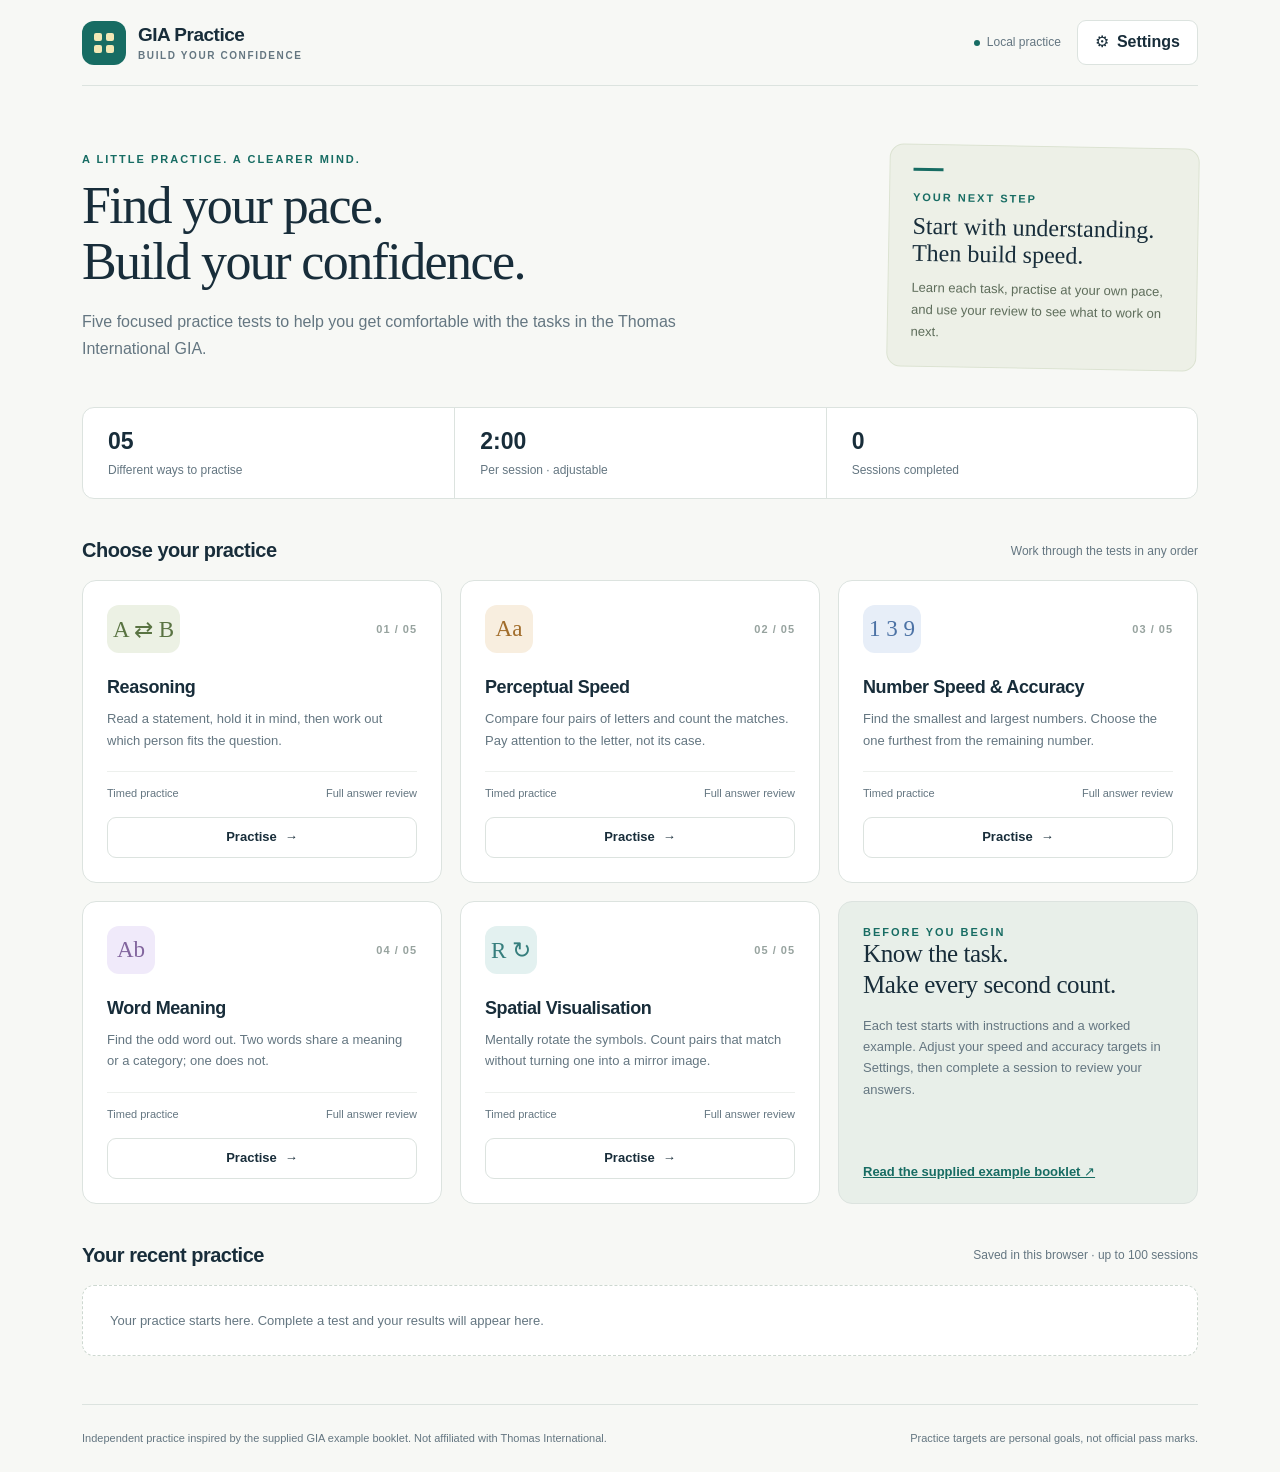
<file: index.html>
<!doctype html>
<html lang="en"><head><meta charset="utf-8"><meta name="viewport" content="width=device-width, initial-scale=1"><meta name="description" content="Independent GIA practice: five timed aptitude tests with adjustable pace, scoring and answer review."><title>GIA Practice · Build your confidence</title><link rel="stylesheet" href="styles.css"><script src="shared.js" defer></script><script src="dashboard.js" defer></script></head><body><div id="app"></div><noscript>Enable JavaScript to use these practice tests.</noscript></body></html>
</file>
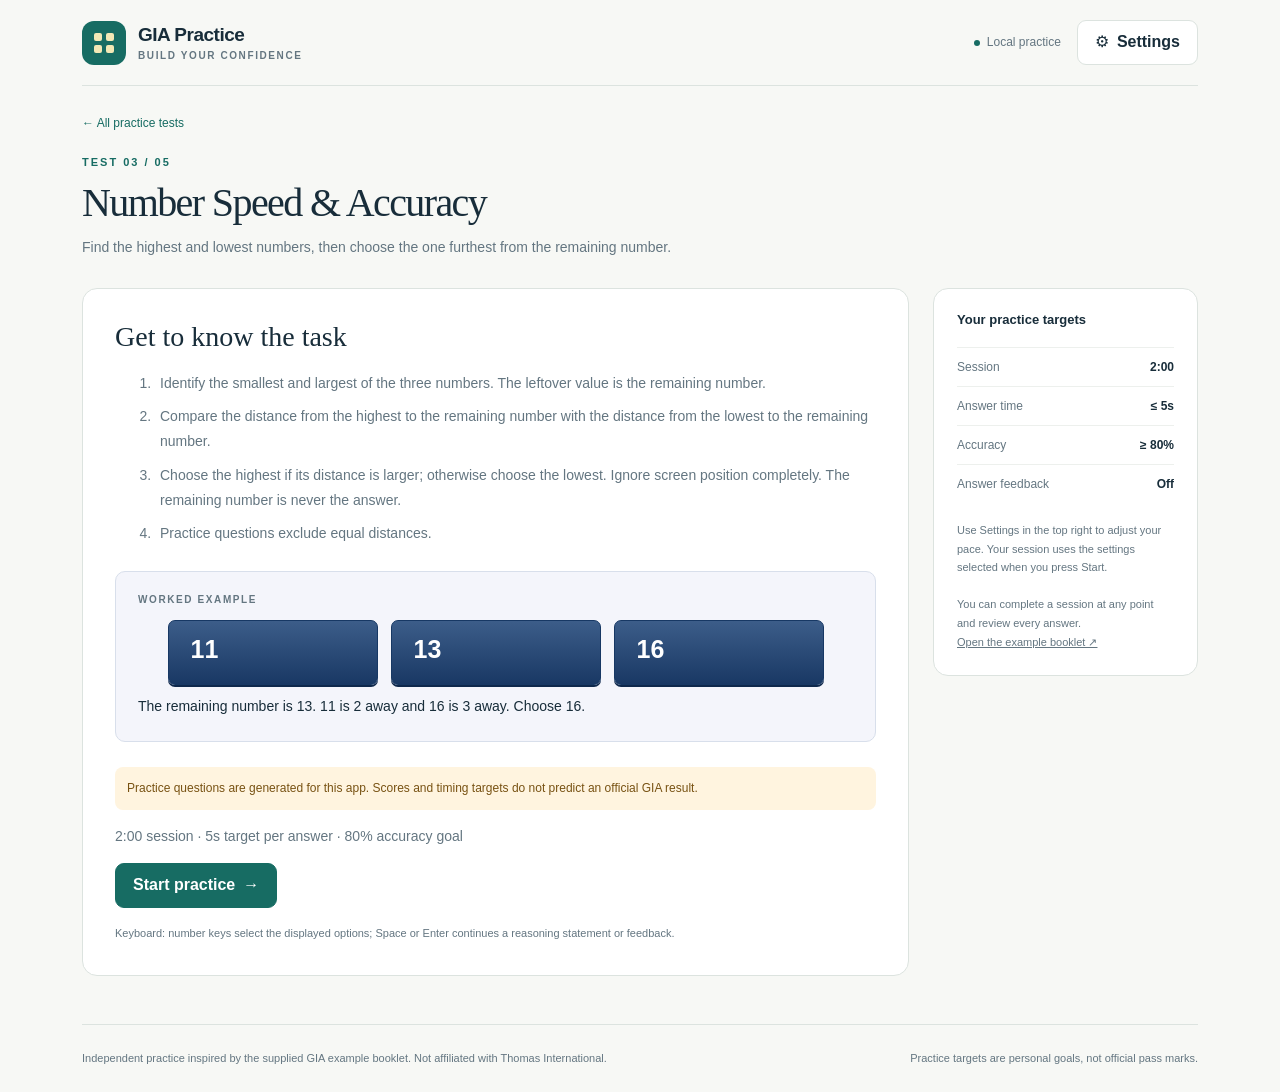
<file: number-speed-accuracy.html>
<!doctype html>
<html lang="en"><head><meta charset="utf-8"><meta name="viewport" content="width=device-width, initial-scale=1"><title>Number Speed &amp; Accuracy · GIA Practice</title><link rel="stylesheet" href="styles.css"><script src="shared.js" defer></script><script src="number-speed-accuracy.js" defer></script></head><body><div id="app"></div><noscript>Enable JavaScript to practise number speed and accuracy.</noscript></body></html>
</file>
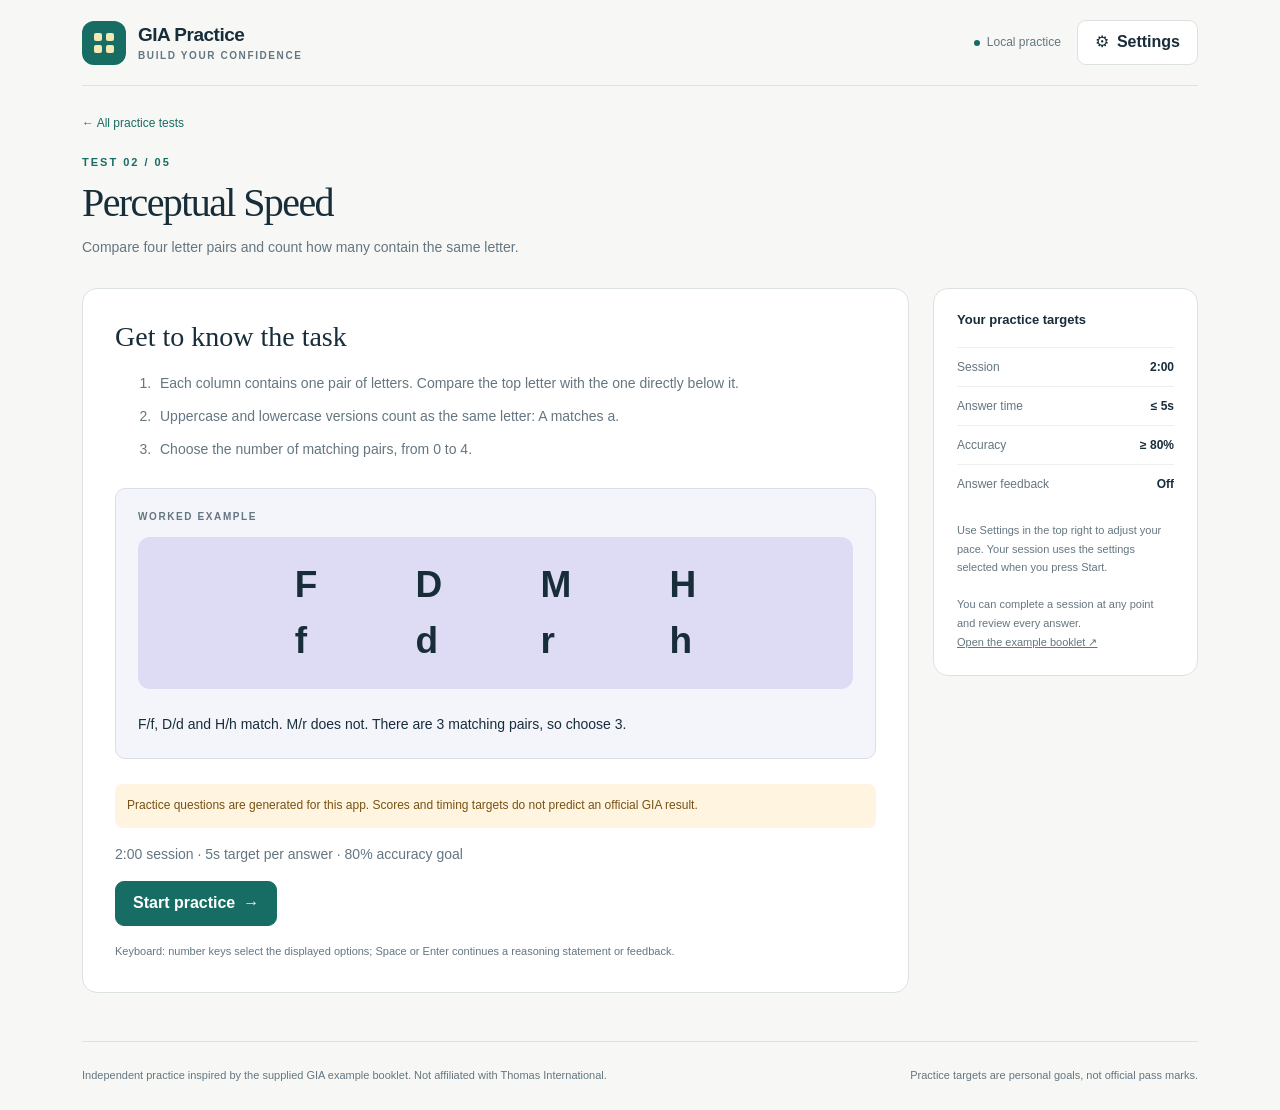
<file: perceptual-speed.html>
<!doctype html>
<html lang="en"><head><meta charset="utf-8"><meta name="viewport" content="width=device-width, initial-scale=1"><title>Perceptual Speed · GIA Practice</title><link rel="stylesheet" href="styles.css"><script src="shared.js" defer></script><script src="perceptual-speed.js" defer></script></head><body><div id="app"></div><noscript>Enable JavaScript to practise perceptual speed.</noscript></body></html>
</file>
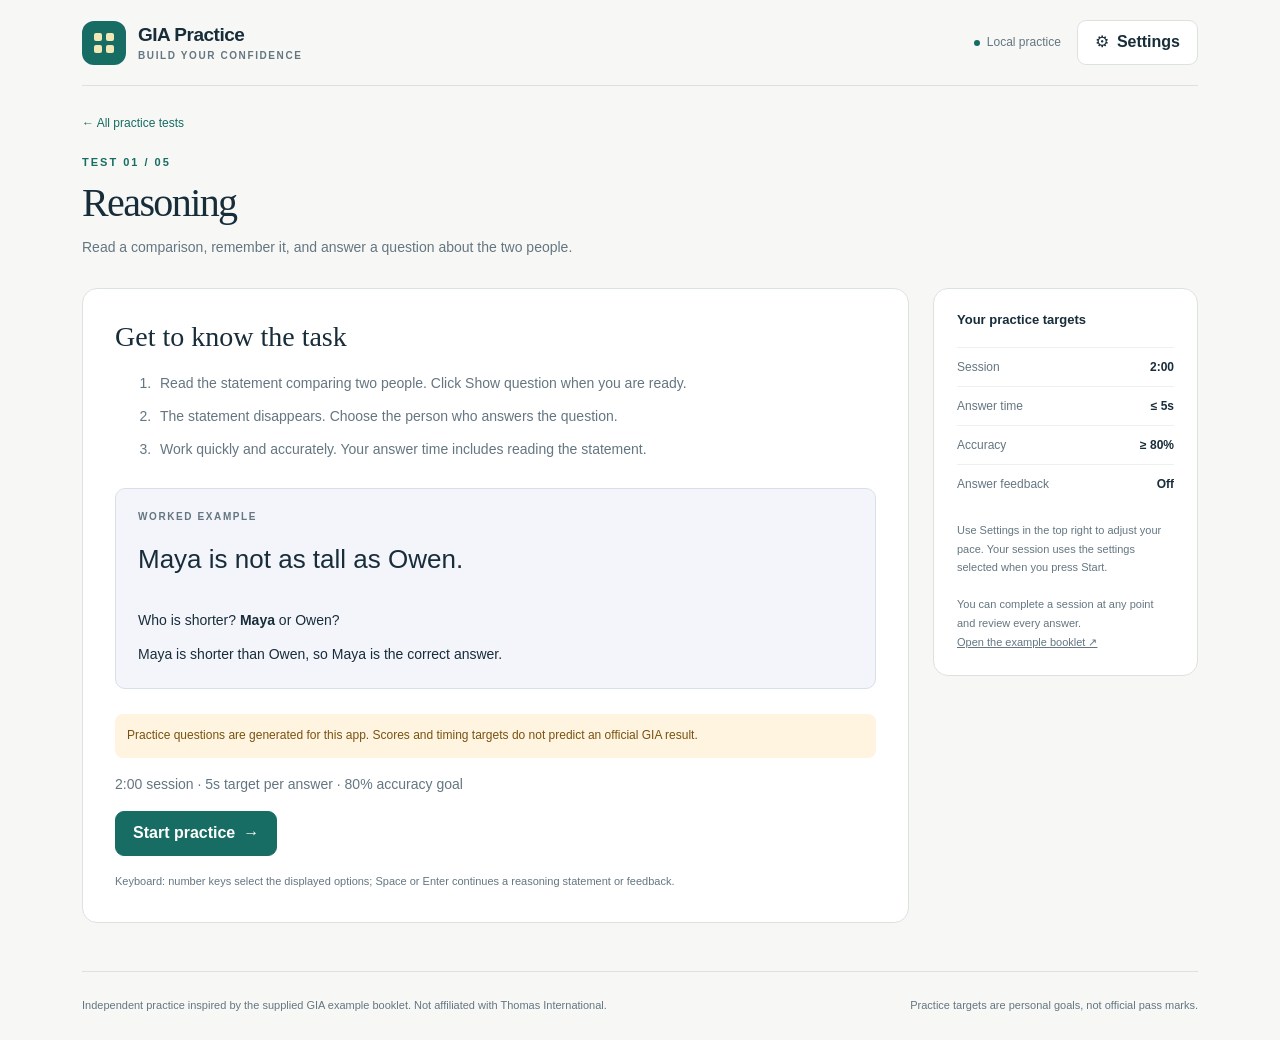
<file: reasoning.html>
<!doctype html>
<html lang="en"><head><meta charset="utf-8"><meta name="viewport" content="width=device-width, initial-scale=1"><title>Reasoning · GIA Practice</title><link rel="stylesheet" href="styles.css"><script src="shared.js" defer></script><script src="reasoning.js" defer></script></head><body><div id="app"></div><noscript>Enable JavaScript to practise reasoning.</noscript></body></html>
</file>
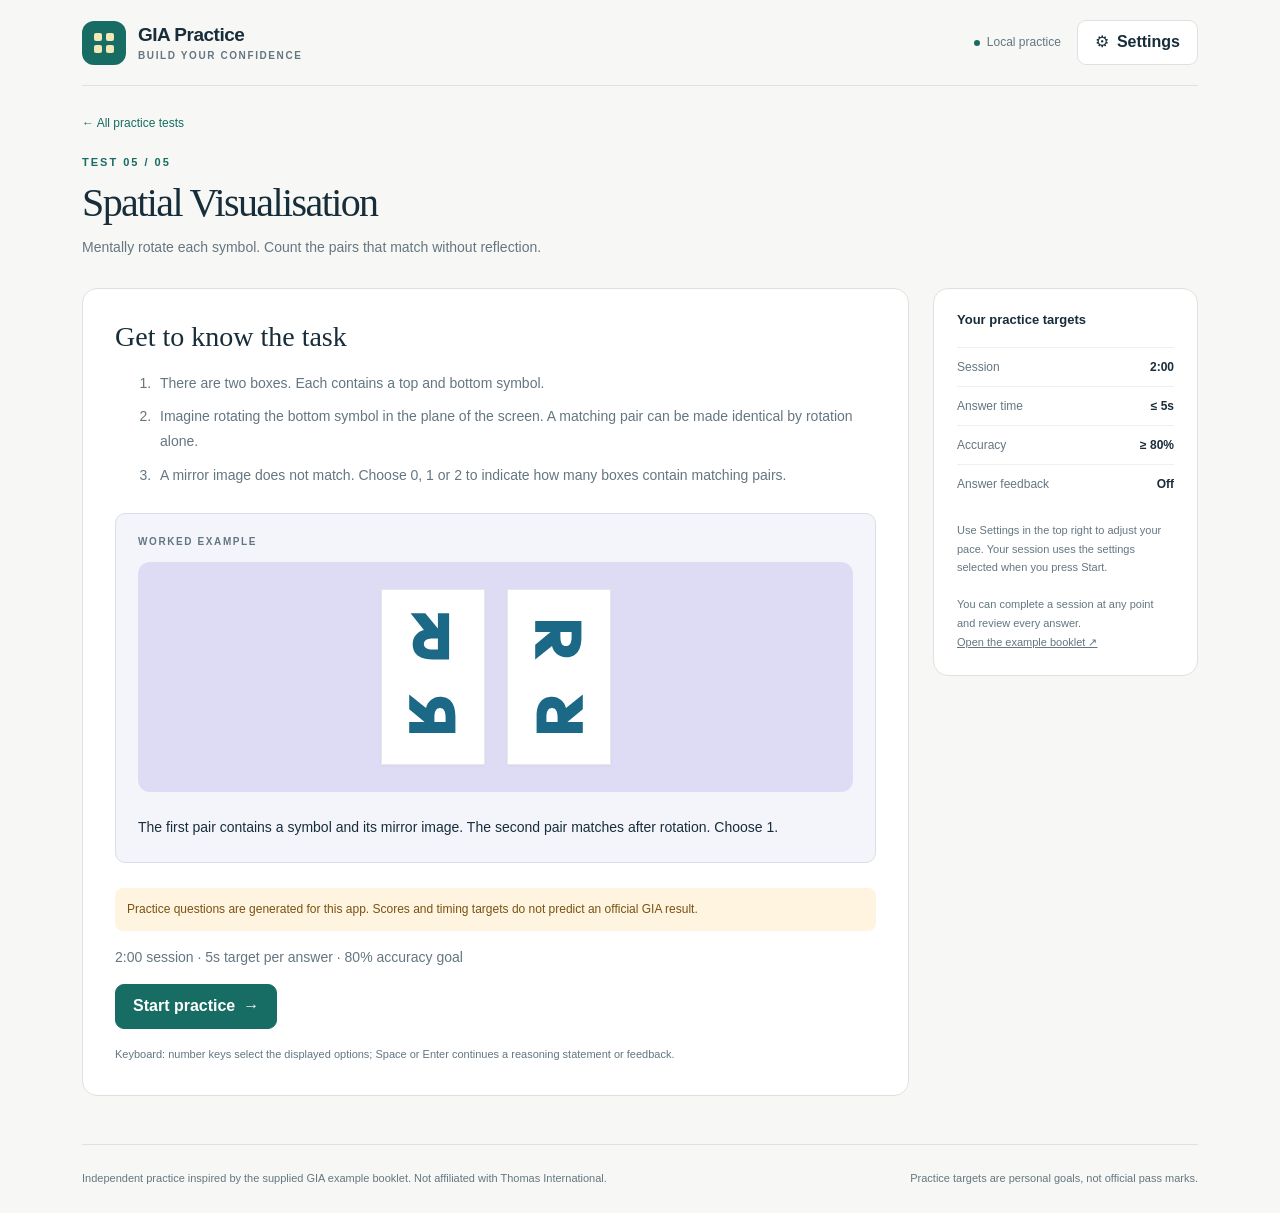
<file: spatial-visualisation.html>
<!doctype html>
<html lang="en"><head><meta charset="utf-8"><meta name="viewport" content="width=device-width, initial-scale=1"><title>Spatial Visualisation · GIA Practice</title><link rel="stylesheet" href="styles.css"><script src="shared.js" defer></script><script src="spatial-visualisation.js" defer></script></head><body><div id="app"></div><noscript>Enable JavaScript to practise spatial visualisation.</noscript></body></html>
</file>
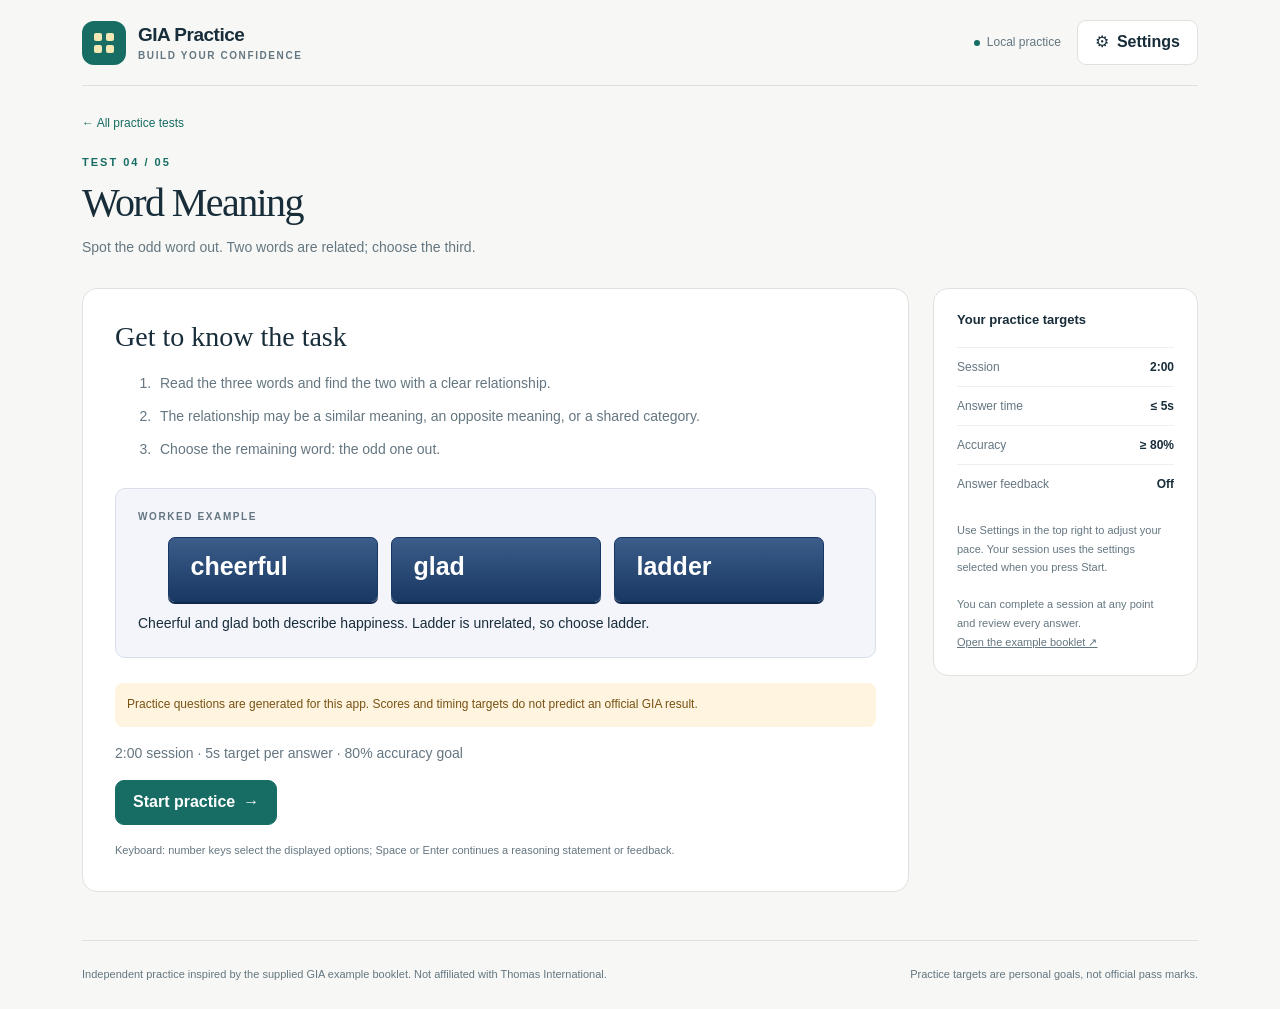
<file: word-meaning.html>
<!doctype html>
<html lang="en"><head><meta charset="utf-8"><meta name="viewport" content="width=device-width, initial-scale=1"><title>Word Meaning · GIA Practice</title><link rel="stylesheet" href="styles.css"><script src="shared.js" defer></script><script src="word-meaning.js" defer></script></head><body><div id="app"></div><noscript>Enable JavaScript to practise word meaning.</noscript></body></html>
</file>
<file: styles.css>
:root{--ink:#182d3a;--muted:#647681;--paper:#f7f8f5;--line:#dce3df;--teal:#176c63;--teal-light:#e8f2ec;--red:#a43f3f;--amber:#946216;--purple:#dedcf4;--white:#fff;--shadow:0 14px 40px #203a3210;font-family:Inter,'Segoe UI',Arial,sans-serif;color:var(--ink);background:var(--paper);font-synthesis:none}
*{box-sizing:border-box}body{margin:0}button,input,select{font:inherit}button,a,input,select{touch-action:manipulation}a{color:var(--teal)}button{cursor:pointer}button:disabled{cursor:default;opacity:.55}button:focus-visible,a:focus-visible,input:focus-visible,select:focus-visible{outline:3px solid #d79328;outline-offset:4px}[hidden]{display:none!important}.shell{max-width:1180px;margin:auto;padding:0 32px}.topbar{height:86px;display:flex;align-items:center;justify-content:space-between;border-bottom:1px solid var(--line);gap:20px}.brand{display:flex;align-items:center;gap:12px;text-decoration:none;color:var(--ink);font-weight:750;letter-spacing:-.5px;font-size:19px}.brand-icon{display:grid;grid-template-columns:repeat(2,8px);gap:4px;padding:12px;background:var(--teal);border-radius:12px}.brand-icon i{width:8px;height:8px;background:#f2e8b6;border-radius:2px}.brand small{font-size:10px;color:var(--muted);display:block;letter-spacing:1.6px;text-transform:uppercase;margin-top:4px;font-weight:600}.nav-right{display:flex;align-items:center;gap:16px}.local-label{color:var(--muted);font-size:12px}.local-label:before{content:'';display:inline-block;width:6px;height:6px;border-radius:50%;background:var(--teal);margin-right:7px}.btn{border:1px solid var(--line);border-radius:9px;background:white;color:var(--ink);padding:11px 17px;font-weight:650;text-decoration:none;display:inline-flex;align-items:center;justify-content:center;gap:8px;line-height:1.3}.btn:hover{border-color:var(--teal);background:#f0f5f1}.btn.primary{background:var(--teal);border-color:var(--teal);color:white}.btn.primary:hover{background:#10564e}.btn.quiet{background:transparent}.eyebrow{font-size:11px;text-transform:uppercase;letter-spacing:2px;color:var(--teal);font-weight:750}.hero{padding:60px 0 38px;display:grid;grid-template-columns:1fr 310px;gap:60px;align-items:center}h1{font-family:Georgia,'Times New Roman',serif;font-size:52px;letter-spacing:-1.6px;font-weight:500;margin:13px 0 17px;line-height:1.08}p{line-height:1.7}.lead{color:var(--muted);font-size:16px;max-width:610px;margin:0}.hero-note{background:#edf0e7;border:1px solid #dce3d2;border-radius:14px;padding:23px;transform:rotate(1deg)}.hero-note b{font-family:Georgia,serif;font-size:24px;font-weight:500;display:block;margin:10px 0}.hero-note p{font-size:13px;color:#5e6d5b;margin:0}.little-line{width:30px;height:3px;background:var(--teal);margin-bottom:20px}.overview{display:grid;grid-template-columns:repeat(3,1fr);border:1px solid var(--line);border-radius:12px;background:white;margin-bottom:40px}.overview>div{padding:20px 25px}.overview>div+div{border-left:1px solid var(--line)}.overview strong{font-size:23px;display:block;margin-bottom:5px;font-weight:650}.overview span{font-size:12px;color:var(--muted)}.section-heading{display:flex;align-items:center;justify-content:space-between;gap:20px;margin-bottom:18px}.section-heading h2{font-size:20px;margin:0;letter-spacing:-.5px}.section-heading span{font-size:12px;color:var(--muted)}.test-grid{display:grid;grid-template-columns:repeat(3,1fr);gap:18px}.test-card{background:white;border:1px solid var(--line);border-radius:14px;padding:24px;display:flex;flex-direction:column;position:relative;transition:transform .15s,border-color .15s}.test-card:hover{transform:translateY(-3px);border-color:#9ab5a8}.card-top{display:flex;justify-content:space-between;align-items:center;margin-bottom:24px}.test-symbol{font-family:Georgia,serif;background:var(--tint,#edf2e8);color:var(--accent,#587047);border-radius:12px;height:48px;min-width:48px;display:flex;align-items:center;justify-content:center;font-size:23px;padding:6px}.test-number{font-size:11px;font-weight:700;letter-spacing:1px;color:#97a39f}.test-card h3{font-size:18px;letter-spacing:-.4px;margin:0 0 10px}.test-card p{font-size:13px;color:var(--muted);line-height:1.65;margin:0 0 20px;flex:1}.card-meta{font-size:11px;color:var(--muted);display:flex;justify-content:space-between;border-top:1px solid #edf0ed;padding-top:15px;margin-top:0;margin-bottom:18px}.test-card .btn{width:100%;font-size:13px}.guide-card{background:#e8efe9;justify-content:center}.guide-card h3{font-family:Georgia,serif;font-size:25px;font-weight:500;line-height:1.25;margin-bottom:14px}.guide-card a{font-size:13px;font-weight:650}.history{margin-top:40px}.empty-state{background:white;border:1px dashed #cdd8d0;border-radius:12px;padding:27px;color:var(--muted);font-size:13px}.history-list{display:grid;gap:10px}.history-row{display:flex;justify-content:space-between;gap:16px;align-items:center;background:white;border:1px solid var(--line);border-radius:10px;padding:16px 20px;font-size:13px}.history-row small{color:var(--muted);display:block;margin-top:5px}.tag{display:inline-block;font-size:11px;font-weight:700;border-radius:6px;padding:6px 9px;background:var(--teal-light);color:var(--teal)}.tag.fail{background:#f9eaea;color:var(--red)}footer{border-top:1px solid var(--line);padding:25px 0;margin-top:48px;font-size:11px;color:var(--muted);display:flex;gap:20px;justify-content:space-between;line-height:1.6}.breadcrumb{display:inline-block;font-size:12px;text-decoration:none;margin-top:30px}.test-heading{margin:25px 0 28px}.test-heading h1{font-size:40px;margin-bottom:12px}.test-heading p{font-size:14px;color:var(--muted);margin:0;max-width:750px}.test-layout{display:grid;grid-template-columns:minmax(0,1fr) 265px;gap:24px;align-items:start}.panel{background:white;border:1px solid var(--line);border-radius:15px;overflow:hidden}.panel-body{padding:32px}.panel-body h2{font-family:Georgia,serif;font-size:28px;font-weight:500;margin:0 0 18px}.instructions{color:var(--muted);font-size:14px;line-height:1.8}.instructions li{padding-left:5px;margin:8px 0}.example{border:1px solid #d8dfeb;background:#f4f5fb;padding:22px;border-radius:10px;margin:25px 0}.example-label{font-size:10px;font-weight:750;text-transform:uppercase;letter-spacing:1.6px;color:var(--muted);margin-bottom:15px}.example p{font-size:14px;margin:10px 0 0}.sidebar{padding:23px}.sidebar h3{font-size:13px;margin:0 0 20px}.stat-line{display:flex;justify-content:space-between;gap:12px;font-size:12px;color:var(--muted);padding:12px 0;border-top:1px solid #edf0ed}.stat-line b{color:var(--ink);font-weight:650}.sidebar-note{font-size:11px;color:var(--muted);line-height:1.7;margin:18px 0 0}.status-bar{display:flex;align-items:center;justify-content:space-between;padding:18px 25px;background:#fbfcfa;border-bottom:1px solid var(--line);font-size:12px;gap:12px}.status-bar strong{font-size:18px;font-variant-numeric:tabular-nums}.question-area{padding:38px 32px;min-height:315px;text-align:center;display:flex;flex-direction:column;justify-content:center;align-items:center}.question-area h2{font-size:20px;font-weight:600;line-height:1.6;max-width:630px;margin:0 0 24px}.stimulus{font-size:26px;line-height:1.7;max-width:650px;margin:8px 0 28px}.answers{display:flex;gap:13px;justify-content:center;flex-wrap:wrap;width:100%}.answer{border:1px solid #173864;background:linear-gradient(#3c5d89,#193864);color:white;font-weight:650;min-width:100px;min-height:65px;padding:14px 22px;border-radius:7px;font-size:25px;box-shadow:0 2px 0 #0e284c;flex:1;max-width:210px;position:relative}.answer:hover{filter:brightness(1.15)}.answer-key{position:absolute;top:5px;left:7px;font-size:9px;opacity:.55}.practice-mat{background:var(--purple);border-radius:12px;padding:27px;width:100%;margin:0 0 24px;display:flex;justify-content:center;align-items:center;gap:22px}.letter-columns{display:flex;justify-content:space-around;width:100%;max-width:500px}.letter-column{display:flex;flex-direction:column;gap:14px;font-family:Arial,sans-serif;font-weight:700;font-size:37px}.spatial-card{background:white;border:1px solid #e8e8e8;padding:12px 16px;display:flex;flex-direction:column;gap:10px;box-shadow:0 1px 3px #00000009}.spatial-card svg{display:block;width:70px;height:70px}.question-bottom{padding:18px 25px;border-top:1px solid var(--line);display:flex;justify-content:space-between;align-items:center;gap:15px}.question-bottom small{font-size:11px;color:var(--muted)}.progress{height:4px;background:#e6ece6}.progress>div{height:100%;background:var(--teal);transition:width .2s}.feedback{padding:10px 20px;text-align:center;font-size:13px;font-weight:600;background:var(--teal-light);color:var(--teal);min-height:39px}.feedback.wrong{background:#f9eded;color:var(--red)}.feedback.neutral{background:#f2f3f0;color:var(--muted)}.result-summary{padding:30px}.result-title{display:flex;justify-content:space-between;gap:16px;align-items:center}.result-title h2{font-family:Georgia,serif;font-size:30px;font-weight:500;margin:0}.result-summary p{font-size:13px;color:var(--muted)}.result-stats{display:grid;grid-template-columns:repeat(4,1fr);gap:12px;margin:25px 0}.result-stats div{background:#f3f6f2;border-radius:10px;padding:17px 12px}.result-stats b{font-size:23px;display:block;font-variant-numeric:tabular-nums}.result-stats span{font-size:10px;color:var(--muted);display:block;margin-top:5px}.result-actions{display:flex;gap:10px;flex-wrap:wrap}.review{border-top:1px solid var(--line);padding:25px 30px}.review h3{font-size:15px;margin:0 0 18px}.review-item{border:1px solid var(--line);border-radius:10px;margin-top:12px;overflow:hidden}.review-item summary{cursor:pointer;list-style:none;display:flex;justify-content:space-between;padding:16px;gap:15px;font-size:12px;background:#fbfcfa}.review-item summary::-webkit-details-marker{display:none}.review-item summary:before{content:'+';font-weight:bold}.review-body{padding:20px;font-size:13px;line-height:1.7}.review-body .practice-mat{max-width:460px;margin:15px 0}.review-body .stimulus{font-size:18px}.review-body h4{margin:0 0 10px}.review-body .practice-mat svg{width:55px;height:55px}.correct-text{color:var(--teal)}.wrong-text{color:var(--red)}.warning{background:#fff4df;color:#785213;padding:12px;border-radius:8px;font-size:12px;line-height:1.6}.storage-warning{margin-top:15px;color:var(--amber);font-size:12px}.modal-backdrop{position:fixed;inset:0;background:#122c3e65;z-index:10;display:flex;align-items:center;justify-content:center;padding:20px;backdrop-filter:blur(3px)}.modal{width:100%;max-width:480px;max-height:90vh;overflow:auto;border-radius:16px;background:white;box-shadow:0 24px 70px #10212c40;padding:27px}.modal-header{display:flex;justify-content:space-between;align-items:center}.modal h2{font-size:21px;margin:0}.close-btn{border:0;background:#f1f4f1;width:33px;height:33px;border-radius:50%;font-size:20px}.modal p{font-size:12px;color:var(--muted)}.field{display:block;margin:20px 0;font-size:13px;font-weight:650}.field small{display:block;color:var(--muted);font-size:11px;font-weight:400;line-height:1.6;margin-top:6px}.field input,.field select{display:block;width:100%;padding:11px;border:1px solid #c9d4cc;border-radius:7px;margin-top:8px;background:#fff;color:var(--ink)}.check-field{display:flex;align-items:center;gap:10px;font-size:13px;margin:20px 0}.check-field input{width:17px;height:17px;accent-color:var(--teal)}.modal-actions{display:flex;justify-content:flex-end;gap:10px;margin-top:25px}.field-error{color:var(--red);font-size:12px}.key-hint{font-size:11px;color:var(--muted);margin:16px 0 0}.no-attempts{padding:25px;background:#faf4e8;border-radius:10px;font-size:14px}
.explanation-list{text-align:left;margin:18px 0;padding-left:22px;max-width:100%}
.explanation-list li{margin:6px 0}
.answer.answer-correct:disabled{background:var(--teal);border-color:var(--teal);box-shadow:0 2px 0 #10564e;opacity:1;filter:none}
.answer.answer-wrong:disabled{background:var(--red);border-color:var(--red);box-shadow:0 2px 0 #7b2e2e;opacity:1;filter:none}
@media(max-width:900px){.test-grid{grid-template-columns:repeat(2,1fr)}.hero{grid-template-columns:1fr 260px;gap:25px}.hero h1{font-size:43px}.test-layout{grid-template-columns:1fr}.sidebar{display:none}.hero-note{padding:20px}.shell{padding:0 22px}}
@media(max-width:600px){.shell{padding:0 16px}.topbar{height:75px}.brand{font-size:16px}.brand small{font-size:8px}.local-label{display:none}.nav-right{gap:8px}.hero{padding:35px 0 25px;display:block}.hero h1{font-size:39px}.hero-note{display:none}.overview{margin-bottom:28px}.overview>div{padding:15px 12px}.overview strong{font-size:19px}.overview span{font-size:10px}.test-grid{grid-template-columns:1fr}.test-card{padding:23px}.section-heading span{display:none}.test-heading h1{font-size:32px}.panel-body,.question-area{padding:25px 18px}.question-area{min-height:290px}.stimulus{font-size:22px}.answer{min-width:55px;min-height:60px;font-size:22px;padding:12px}.answers{gap:8px}.practice-mat{padding:20px 10px;gap:15px}.spatial-card{padding:7px}.spatial-card svg{width:65px;height:65px}.letter-column{font-size:31px}.question-bottom{padding:16px;flex-wrap:wrap}.result-summary,.review{padding:23px 17px}.result-stats{grid-template-columns:repeat(2,1fr)}.result-title{align-items:start}.history-row{padding:15px;align-items:start}.history-row>div:last-child{text-align:right}.history-row .tag{margin-bottom:5px}footer{flex-direction:column;gap:5px}.status-bar{padding:15px}.btn{padding:10px 13px;font-size:13px}.review-item summary{padding:13px 10px;font-size:11px}}
@media(prefers-reduced-motion:reduce){*{transition:none!important}.test-card:hover{transform:none}}
</file>
